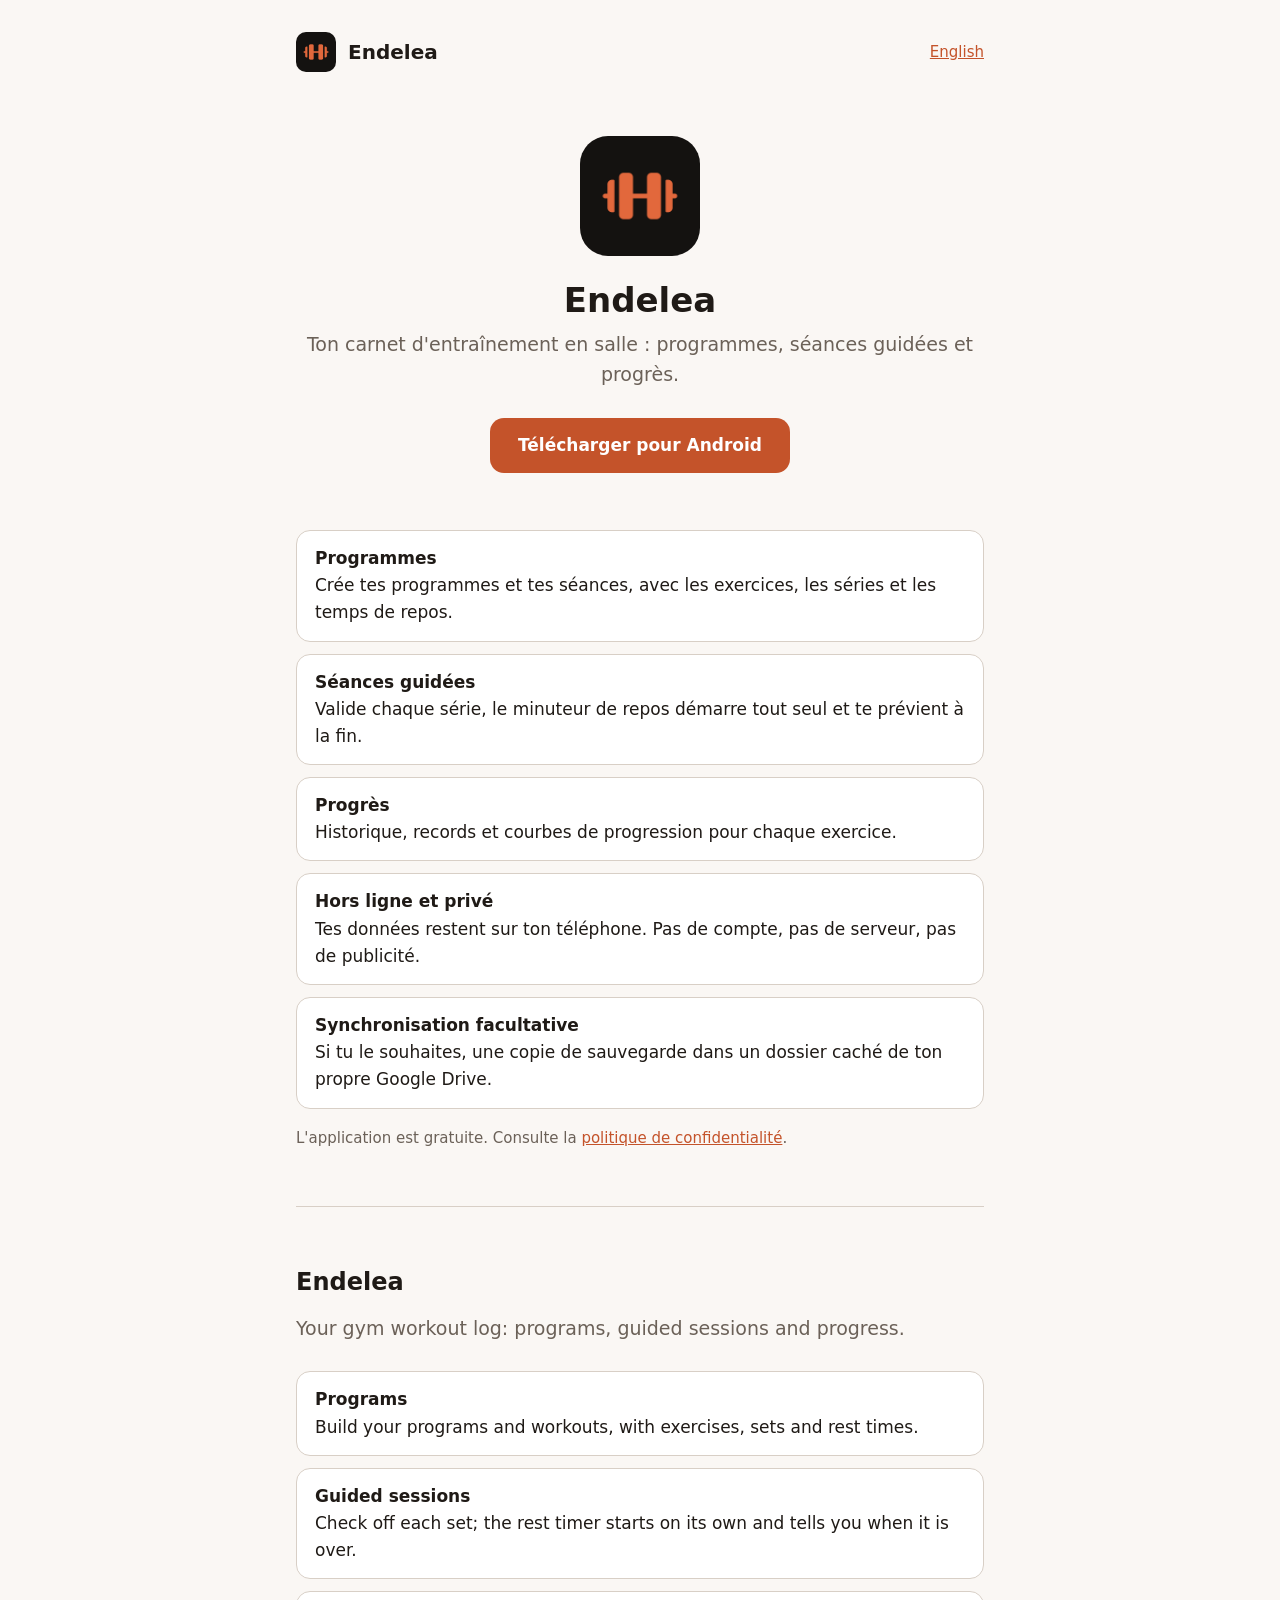
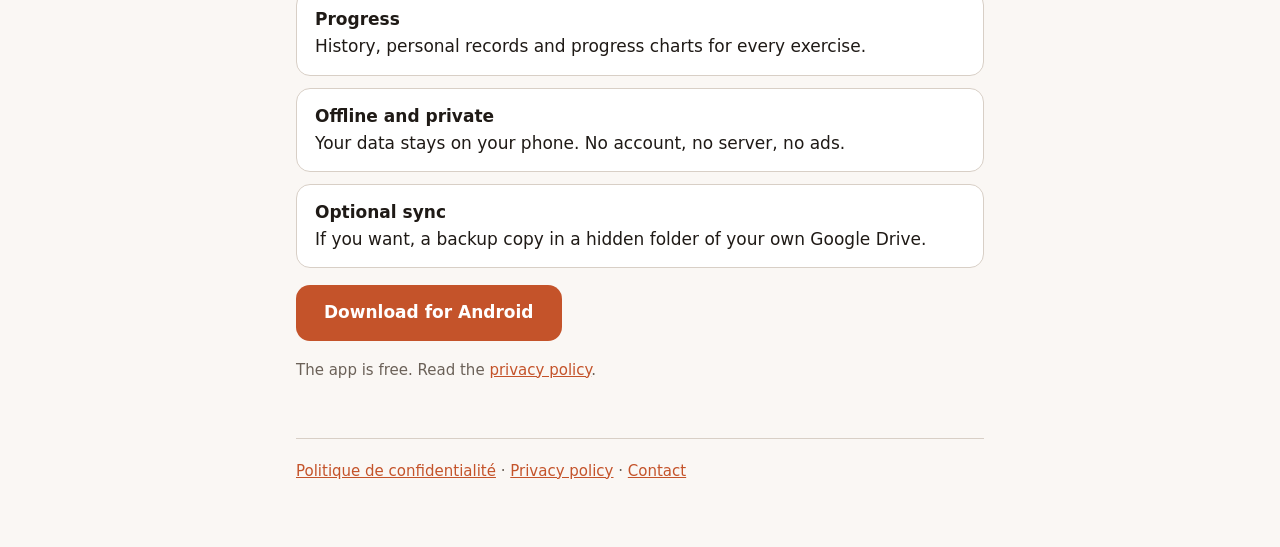
<file: website/index.html>
<!doctype html>
<html lang="fr">
<head>
  <meta charset="utf-8">
  <meta name="viewport" content="width=device-width, initial-scale=1">
  <title>Endelea — suivi d'entraînement en salle</title>
  <meta name="description" content="Endelea est une application Android pour suivre tes entraînements en salle : programmes, séances guidées et progrès. Hors ligne, sans compte ni publicité.">
  <link rel="icon" href="icon.png">
  <link rel="stylesheet" href="style.css">
</head>
<body>
<main>
  <header class="site">
    <img src="icon.png" alt="">
    <a class="name" href="./">Endelea</a>
    <nav class="lang"><a href="#en" lang="en">English</a></nav>
  </header>

  <section class="lang-block" lang="fr">
    <div class="hero">
      <img src="icon.png" alt="Icône d'Endelea">
      <h1>Endelea</h1>
      <p class="tagline">Ton carnet d'entraînement en salle : programmes, séances guidées et progrès.</p>
      <a class="button" href="https://github.com/lordyhas/endelea/releases/latest">Télécharger pour Android</a>
    </div>

    <ul class="features">
      <li><strong>Programmes</strong>Crée tes programmes et tes séances, avec les exercices, les séries et les temps de repos.</li>
      <li><strong>Séances guidées</strong>Valide chaque série, le minuteur de repos démarre tout seul et te prévient à la fin.</li>
      <li><strong>Progrès</strong>Historique, records et courbes de progression pour chaque exercice.</li>
      <li><strong>Hors ligne et privé</strong>Tes données restent sur ton téléphone. Pas de compte, pas de serveur, pas de publicité.</li>
      <li><strong>Synchronisation facultative</strong>Si tu le souhaites, une copie de sauvegarde dans un dossier caché de ton propre Google Drive.</li>
    </ul>

    <p class="meta">
      L'application est gratuite.
      Consulte la <a href="privacy.html">politique de confidentialité</a>.
    </p>
  </section>

  <section class="lang-block" lang="en" id="en">
    <h2>Endelea</h2>
    <p class="tagline">Your gym workout log: programs, guided sessions and progress.</p>

    <ul class="features">
      <li><strong>Programs</strong>Build your programs and workouts, with exercises, sets and rest times.</li>
      <li><strong>Guided sessions</strong>Check off each set; the rest timer starts on its own and tells you when it is over.</li>
      <li><strong>Progress</strong>History, personal records and progress charts for every exercise.</li>
      <li><strong>Offline and private</strong>Your data stays on your phone. No account, no server, no ads.</li>
      <li><strong>Optional sync</strong>If you want, a backup copy in a hidden folder of your own Google Drive.</li>
    </ul>

    <p><a class="button" href="https://github.com/lordyhas/endelea/releases/latest">Download for Android</a></p>

    <p class="meta">
      The app is free.
      Read the <a href="privacy.html#en">privacy policy</a>.
    </p>
  </section>

  <footer>
    <a href="privacy.html">Politique de confidentialité</a> ·
    <a href="privacy.html#en">Privacy policy</a> ·
    <a href="https://github.com/lordyhas/endelea/issues">Contact</a>
  </footer>
</main>
</body>
</html>
</file>
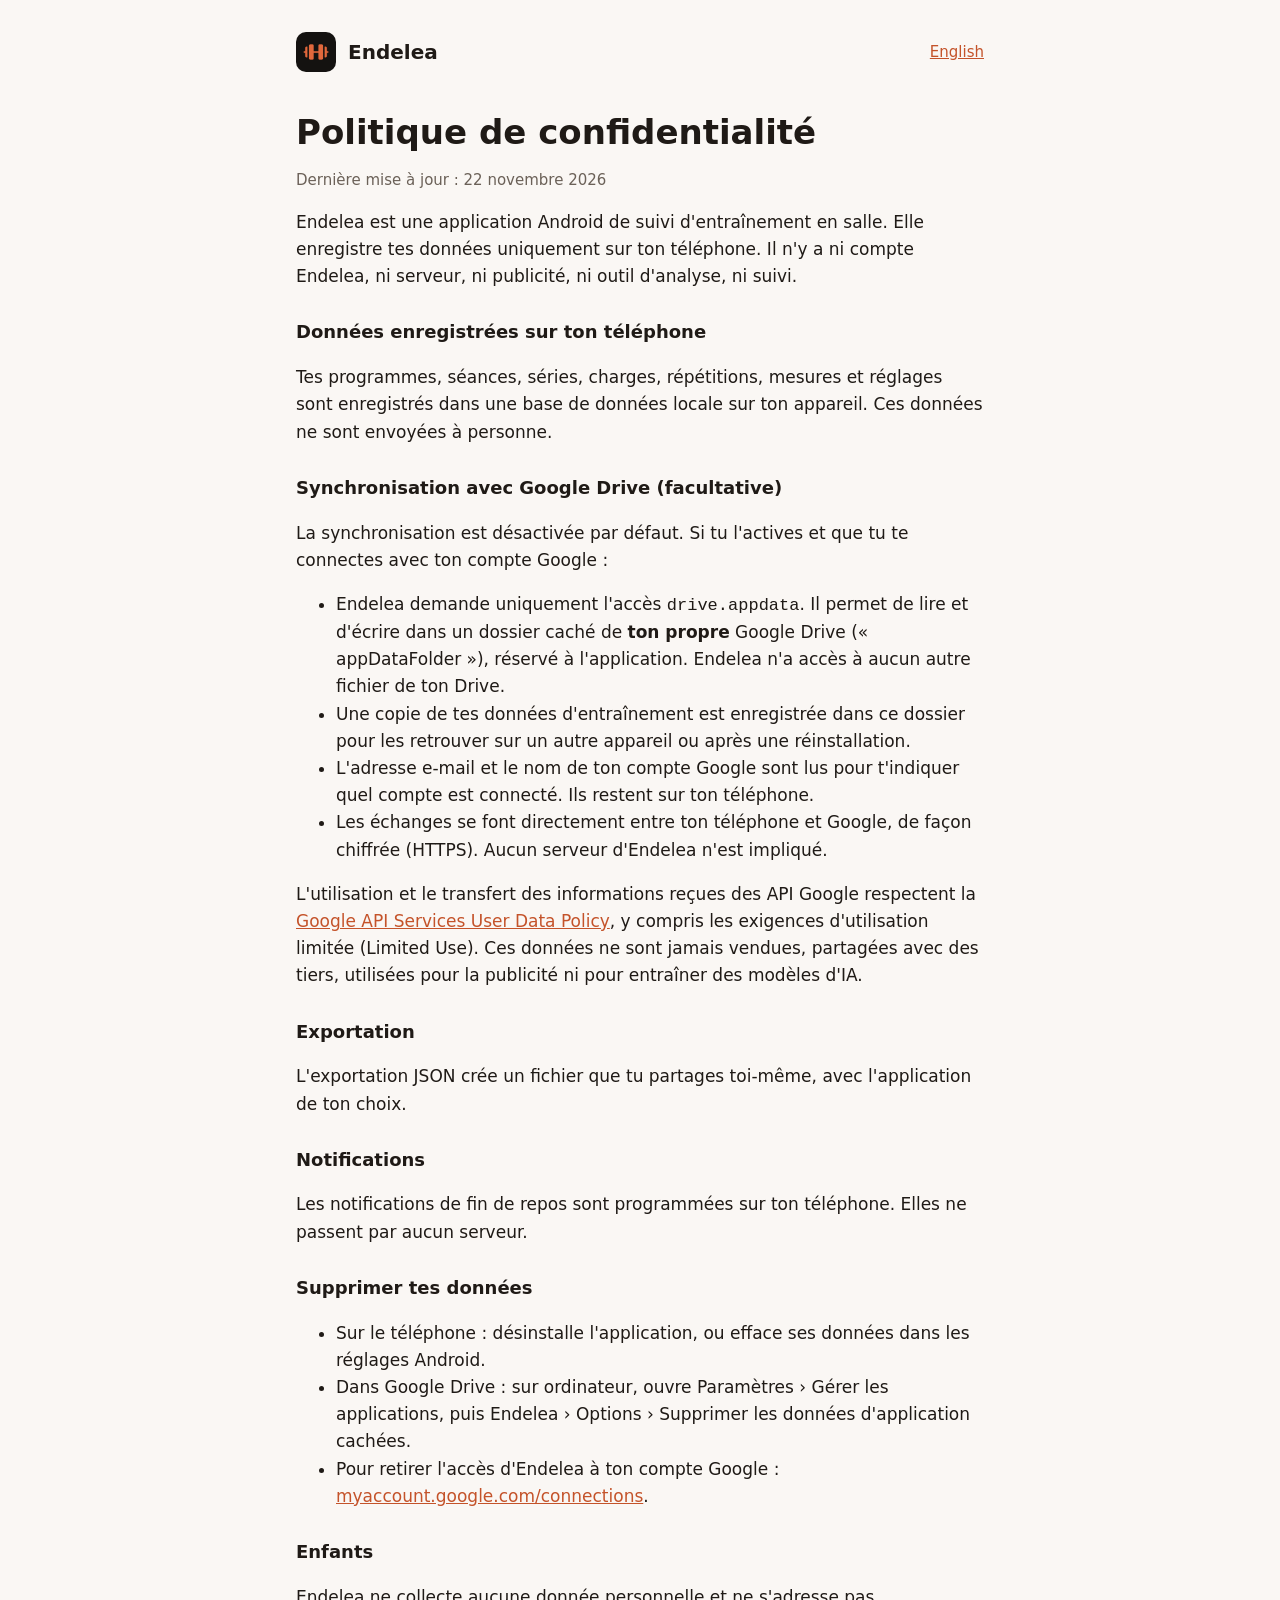
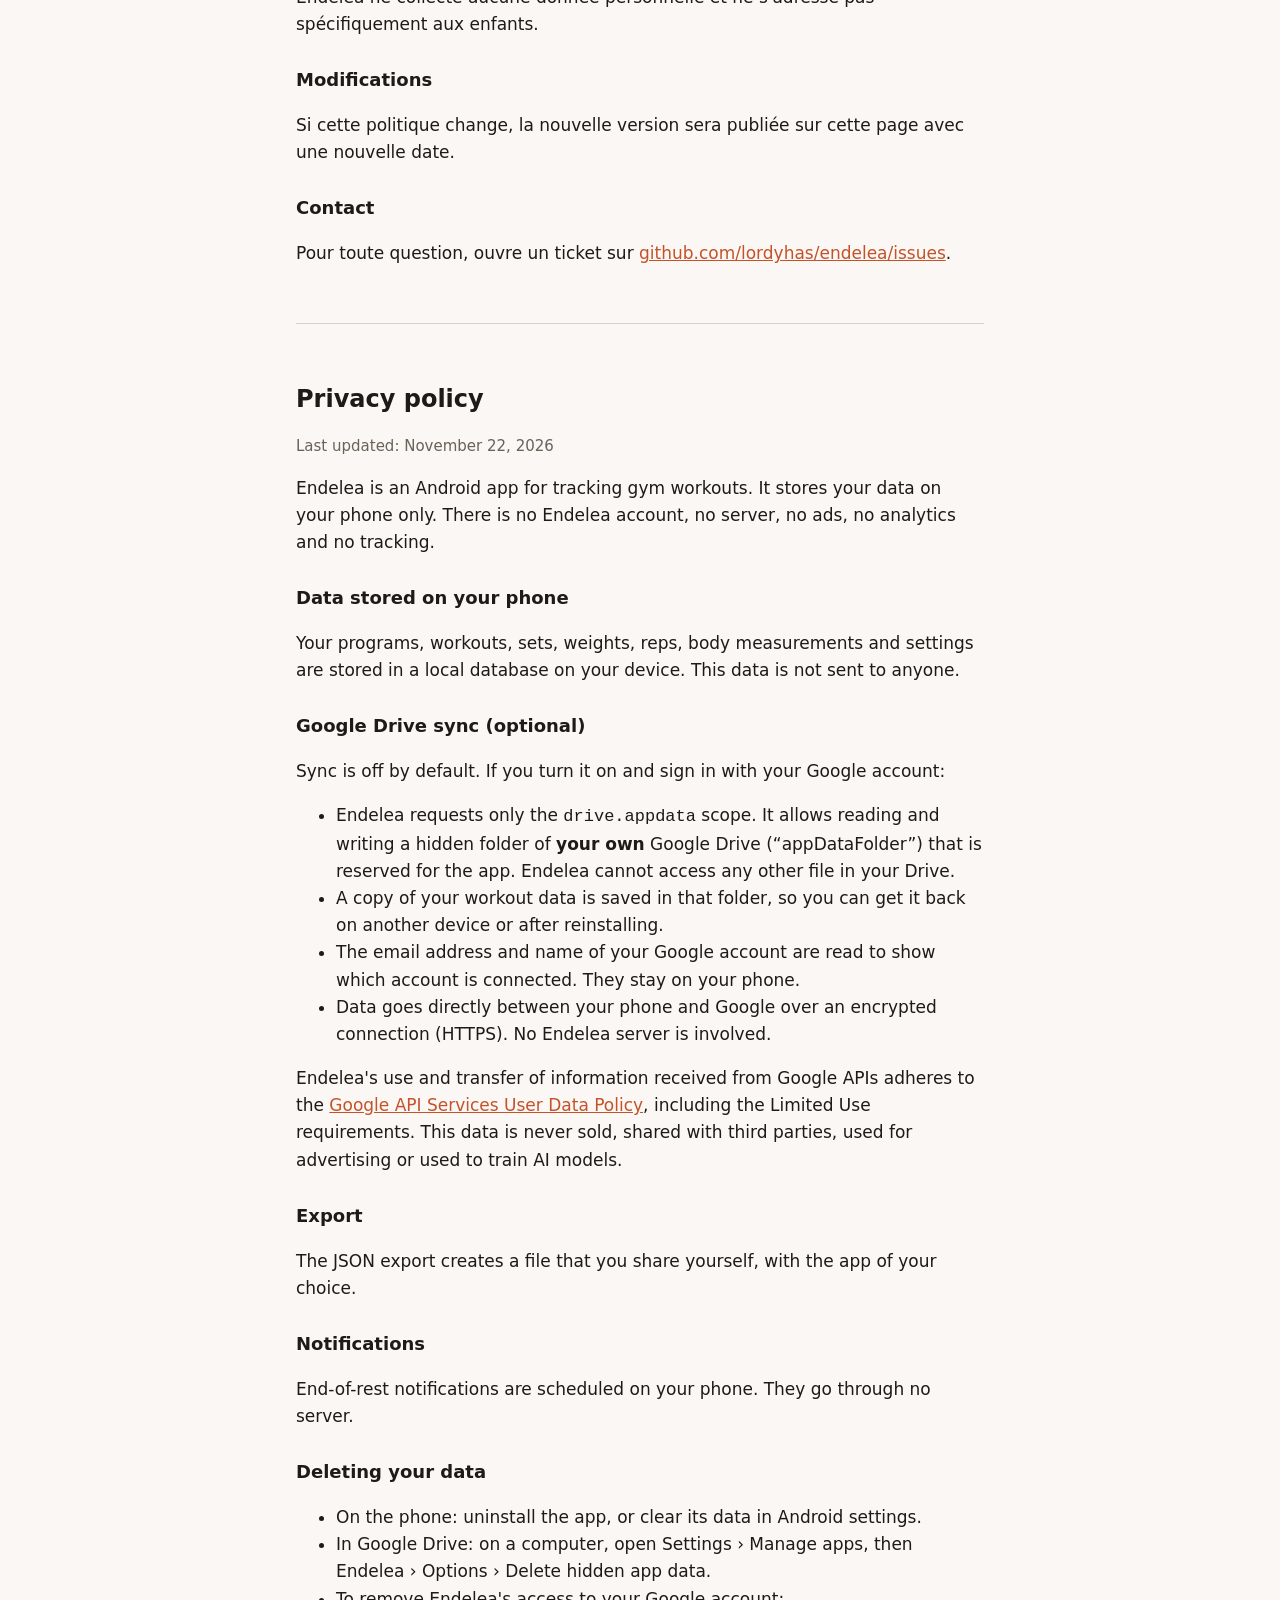
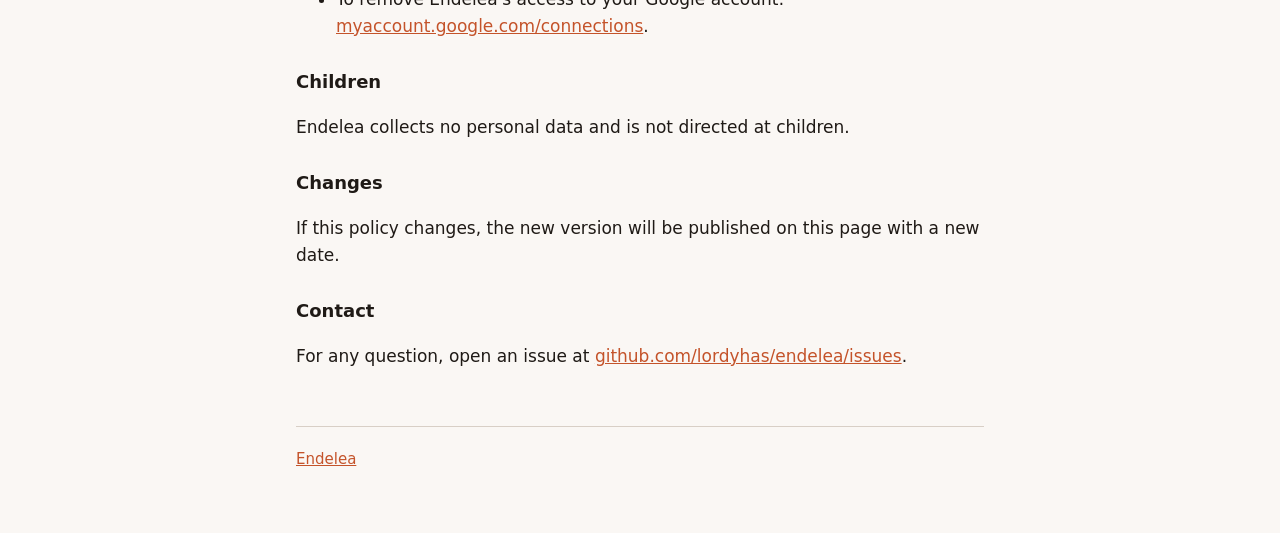
<file: website/privacy.html>
<!doctype html>
<html lang="fr">
<head>
  <meta charset="utf-8">
  <meta name="viewport" content="width=device-width, initial-scale=1">
  <title>Endelea — Politique de confidentialité / Privacy policy</title>
  <meta name="description" content="Politique de confidentialité de l'application Endelea. Privacy policy of the Endelea app.">
  <link rel="icon" href="icon.png">
  <link rel="stylesheet" href="style.css">
</head>
<body>
<main>
  <header class="site">
    <img src="icon.png" alt="">
    <a class="name" href="./">Endelea</a>
    <nav class="lang"><a href="#en" lang="en">English</a></nav>
  </header>

  <section class="lang-block" lang="fr">
    <h1>Politique de confidentialité</h1>
    <p class="meta">Dernière mise à jour : 22 novembre 2026</p>

    <p>Endelea est une application Android de suivi d'entraînement en salle. Elle enregistre tes données
      uniquement sur ton téléphone. Il n'y a ni compte Endelea, ni serveur, ni publicité, ni outil d'analyse, ni suivi.</p>

    <h3>Données enregistrées sur ton téléphone</h3>
    <p>Tes programmes, séances, séries, charges, répétitions, mesures et réglages sont enregistrés dans une base de
      données locale sur ton appareil. Ces données ne sont envoyées à personne.</p>

    <h3>Synchronisation avec Google Drive (facultative)</h3>
    <p>La synchronisation est désactivée par défaut. Si tu l'actives et que tu te connectes avec ton compte Google :</p>
    <ul>
      <li>Endelea demande uniquement l'accès <code>drive.appdata</code>. Il permet de lire et d'écrire dans un dossier
        caché de <strong>ton propre</strong> Google Drive (« appDataFolder »), réservé à l'application. Endelea n'a
        accès à aucun autre fichier de ton Drive.</li>
      <li>Une copie de tes données d'entraînement est enregistrée dans ce dossier pour les retrouver sur un autre
        appareil ou après une réinstallation.</li>
      <li>L'adresse e-mail et le nom de ton compte Google sont lus pour t'indiquer quel compte est connecté. Ils restent
        sur ton téléphone.</li>
      <li>Les échanges se font directement entre ton téléphone et Google, de façon chiffrée (HTTPS). Aucun serveur
        d'Endelea n'est impliqué.</li>
    </ul>
    <p>L'utilisation et le transfert des informations reçues des API Google respectent la
      <a href="https://developers.google.com/terms/api-services-user-data-policy">Google API Services User Data Policy</a>,
      y compris les exigences d'utilisation limitée (Limited Use). Ces données ne sont jamais vendues, partagées avec des
      tiers, utilisées pour la publicité ni pour entraîner des modèles d'IA.</p>

    <h3>Exportation</h3>
    <p>L'exportation JSON crée un fichier que tu partages toi-même, avec l'application de ton choix.</p>

    <h3>Notifications</h3>
    <p>Les notifications de fin de repos sont programmées sur ton téléphone. Elles ne passent par aucun serveur.</p>

    <h3>Supprimer tes données</h3>
    <ul>
      <li>Sur le téléphone : désinstalle l'application, ou efface ses données dans les réglages Android.</li>
      <li>Dans Google Drive : sur ordinateur, ouvre Paramètres › Gérer les applications, puis Endelea › Options ›
        Supprimer les données d'application cachées.</li>
      <li>Pour retirer l'accès d'Endelea à ton compte Google :
        <a href="https://myaccount.google.com/connections">myaccount.google.com/connections</a>.</li>
    </ul>

    <h3>Enfants</h3>
    <p>Endelea ne collecte aucune donnée personnelle et ne s'adresse pas spécifiquement aux enfants.</p>

    <h3>Modifications</h3>
    <p>Si cette politique change, la nouvelle version sera publiée sur cette page avec une nouvelle date.</p>

    <h3>Contact</h3>
    <p>Pour toute question, ouvre un ticket sur
      <a href="https://github.com/lordyhas/endelea/issues">github.com/lordyhas/endelea/issues</a>.</p>
  </section>

  <section class="lang-block" lang="en" id="en">
    <h2>Privacy policy</h2>
    <p class="meta">Last updated: November 22, 2026</p>

    <p>Endelea is an Android app for tracking gym workouts. It stores your data on your phone only. There is no
      Endelea account, no server, no ads, no analytics and no tracking.</p>

    <h3>Data stored on your phone</h3>
    <p>Your programs, workouts, sets, weights, reps, body measurements and settings are stored in a local database on
      your device. This data is not sent to anyone.</p>

    <h3>Google Drive sync (optional)</h3>
    <p>Sync is off by default. If you turn it on and sign in with your Google account:</p>
    <ul>
      <li>Endelea requests only the <code>drive.appdata</code> scope. It allows reading and writing a hidden folder of
        <strong>your own</strong> Google Drive (“appDataFolder”) that is reserved for the app. Endelea cannot access
        any other file in your Drive.</li>
      <li>A copy of your workout data is saved in that folder, so you can get it back on another device or after
        reinstalling.</li>
      <li>The email address and name of your Google account are read to show which account is connected. They stay on
        your phone.</li>
      <li>Data goes directly between your phone and Google over an encrypted connection (HTTPS). No Endelea server is
        involved.</li>
    </ul>
    <p>Endelea's use and transfer of information received from Google APIs adheres to the
      <a href="https://developers.google.com/terms/api-services-user-data-policy">Google API Services User Data Policy</a>,
      including the Limited Use requirements. This data is never sold, shared with third parties, used for advertising
      or used to train AI models.</p>

    <h3>Export</h3>
    <p>The JSON export creates a file that you share yourself, with the app of your choice.</p>

    <h3>Notifications</h3>
    <p>End-of-rest notifications are scheduled on your phone. They go through no server.</p>

    <h3>Deleting your data</h3>
    <ul>
      <li>On the phone: uninstall the app, or clear its data in Android settings.</li>
      <li>In Google Drive: on a computer, open Settings › Manage apps, then Endelea › Options › Delete hidden app
        data.</li>
      <li>To remove Endelea's access to your Google account:
        <a href="https://myaccount.google.com/connections">myaccount.google.com/connections</a>.</li>
    </ul>

    <h3>Children</h3>
    <p>Endelea collects no personal data and is not directed at children.</p>

    <h3>Changes</h3>
    <p>If this policy changes, the new version will be published on this page with a new date.</p>

    <h3>Contact</h3>
    <p>For any question, open an issue at
      <a href="https://github.com/lordyhas/endelea/issues">github.com/lordyhas/endelea/issues</a>.</p>
  </section>

  <footer>
    <a href="./">Endelea</a>
  </footer>
</main>
</body>
</html>
</file>
<file: website/style.css>
:root {
  --bg: #faf7f4;
  --surface: #ffffff;
  --surface-high: #f3eee9;
  --outline: #d8cfc6;
  --text: #1f1a16;
  --text-muted: #6b6158;
  --primary: #c4532a;
  --on-primary: #ffffff;
  color-scheme: light dark;
}

@media (prefers-color-scheme: dark) {
  :root {
    --bg: #141210;
    --surface: #1c1815;
    --surface-high: #221d19;
    --outline: #3a332e;
    --text: #f3eee8;
    --text-muted: #a89e94;
    --primary: #e2683c;
    --on-primary: #1a0d06;
  }
}

* {
  box-sizing: border-box;
}

body {
  margin: 0;
  background: var(--bg);
  color: var(--text);
  font-family: "Inter", system-ui, -apple-system, "Segoe UI", Roboto, sans-serif;
  font-size: 17px;
  line-height: 1.6;
}

main {
  max-width: 720px;
  margin: 0 auto;
  padding: 32px 16px 64px;
}

a {
  color: var(--primary);
}

header.site {
  display: flex;
  align-items: center;
  gap: 12px;
  margin-bottom: 40px;
}

header.site img {
  width: 40px;
  height: 40px;
  border-radius: 10px;
}

header.site .name {
  font-weight: 600;
  font-size: 20px;
  color: var(--text);
  text-decoration: none;
}

nav.lang {
  margin-left: auto;
  font-size: 15px;
}

.hero {
  text-align: center;
  padding: 24px 0 40px;
}

.hero img {
  width: 120px;
  height: 120px;
  border-radius: 28px;
}

h1 {
  font-size: 34px;
  line-height: 1.2;
  margin: 16px 0 8px;
}

h2 {
  font-size: 24px;
  margin: 48px 0 12px;
}

h3 {
  font-size: 18px;
  margin: 28px 0 8px;
}

.tagline {
  color: var(--text-muted);
  font-size: 19px;
  margin: 0 0 28px;
}

.button {
  display: inline-block;
  background: var(--primary);
  color: var(--on-primary);
  text-decoration: none;
  font-weight: 600;
  padding: 14px 28px;
  border-radius: 14px;
}

.features {
  list-style: none;
  padding: 0;
  display: grid;
  gap: 12px;
}

.features li {
  background: var(--surface);
  border: 1px solid var(--outline);
  border-radius: 14px;
  padding: 14px 18px;
}

.features strong {
  display: block;
}

.meta {
  color: var(--text-muted);
  font-size: 15px;
}

section.lang-block + section.lang-block {
  border-top: 1px solid var(--outline);
  margin-top: 56px;
  padding-top: 8px;
}

footer {
  border-top: 1px solid var(--outline);
  margin-top: 56px;
  padding-top: 20px;
  color: var(--text-muted);
  font-size: 15px;
}
</file>
